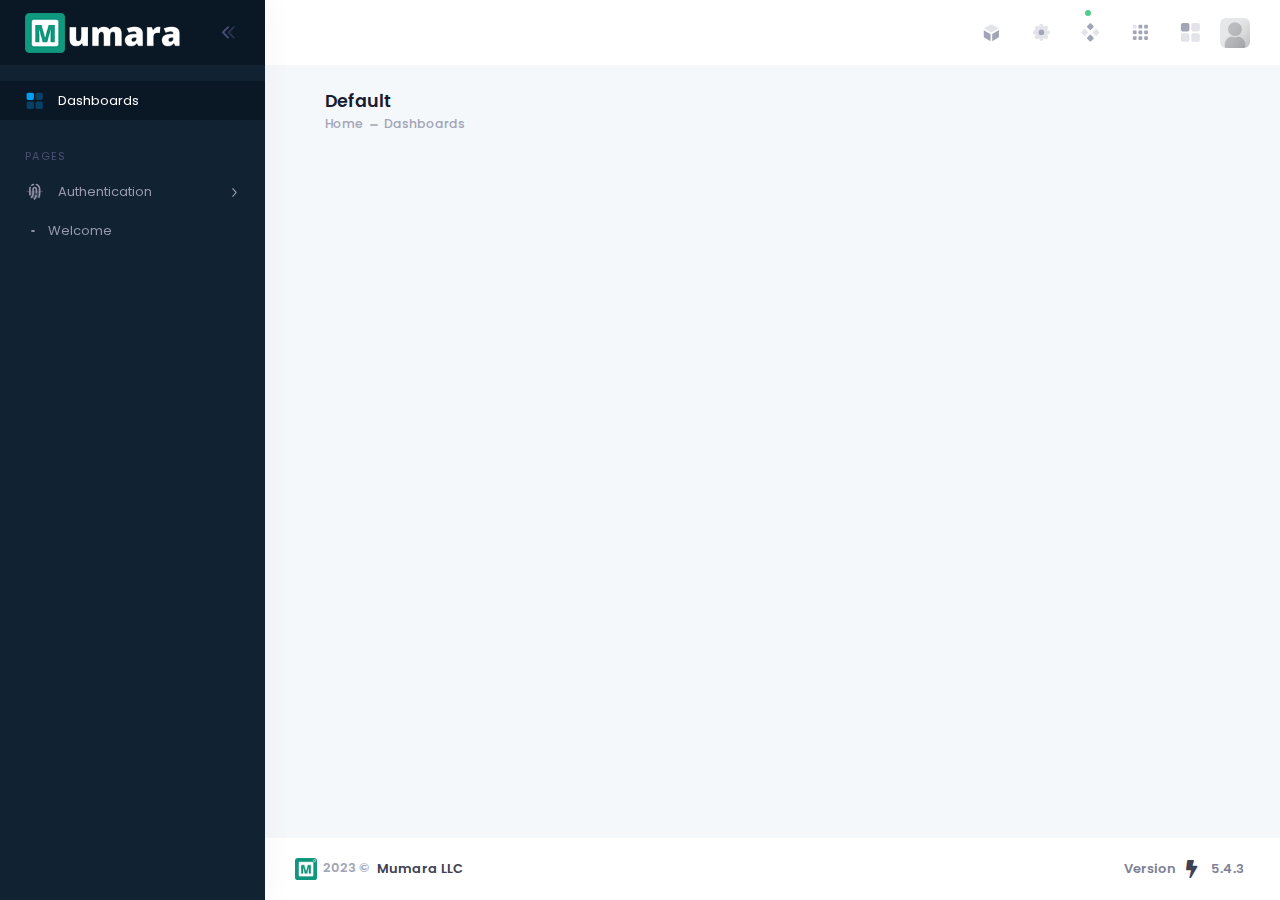
<file: index.html>
<!DOCTYPE html>
<html lang="en">
<head>
  <title></title>
  <meta charset="utf-8" />
  <meta name="viewport" content="width=device-width, initial-scale=1" />
  <link rel="shortcut icon" href="./images/favicon.ico" />
  <link rel="stylesheet" href="./font/font.css" />
  <link href="./css/style.css" rel="stylesheet" type="text/css" />
</head>

<body id="kt_body" class="header-fixed header-tablet-and-mobile-fixed toolbar-enabled toolbar-fixed aside-enabled aside-fixed" style="--kt-toolbar-height: 55px;--kt-toolbar-height-tablet-and-mobile: 55px;">
  <div class="loading" id="loading">
    <div class="loader"></div>
  </div>
  <div class="d-flex flex-column flex-root">
    <div class="page d-flex flex-row flex-column-fluid">
      <div id="kt_aside" class="aside aside-dark aside-hoverable" data-kt-drawer="true" data-kt-drawer-name="aside"
        data-kt-drawer-activate="{default: true, lg: false}" data-kt-drawer-overlay="true"
        data-kt-drawer-width="{default:'200px', '300px': '250px'}" data-kt-drawer-direction="start"
        data-kt-drawer-toggle="#kt_aside_mobile_toggle">
        <div class="aside-logo flex-column-auto" id="kt_aside_logo">
          <a href="index.html">
            <img alt="Logo" src="./images/logo.png" class="h-40px logo" />
          </a>
          <div id="kt_aside_toggle" class="btn btn-icon w-auto px-0 btn-active-color-primary aside-toggle"
            data-kt-toggle="true" data-kt-toggle-state="active" data-kt-toggle-target="body"
            data-kt-toggle-name="aside-minimize">
            <span class="svg-icon svg-icon-1 rotate-180">
              <svg xmlns="http://www.w3.org/2000/svg" width="24" height="24" viewBox="0 0 24 24" fill="none">
                <path opacity="0.5"
                  d="M14.2657 11.4343L18.45 7.25C18.8642 6.83579 18.8642 6.16421 18.45 5.75C18.0358 5.33579 17.3642 5.33579 16.95 5.75L11.4071 11.2929C11.0166 11.6834 11.0166 12.3166 11.4071 12.7071L16.95 18.25C17.3642 18.6642 18.0358 18.6642 18.45 18.25C18.8642 17.8358 18.8642 17.1642 18.45 16.75L14.2657 12.5657C13.9533 12.2533 13.9533 11.7467 14.2657 11.4343Z"
                  fill="currentColor" />
                <path
                  d="M8.2657 11.4343L12.45 7.25C12.8642 6.83579 12.8642 6.16421 12.45 5.75C12.0358 5.33579 11.3642 5.33579 10.95 5.75L5.40712 11.2929C5.01659 11.6834 5.01659 12.3166 5.40712 12.7071L10.95 18.25C11.3642 18.6642 12.0358 18.6642 12.45 18.25C12.8642 17.8358 12.8642 17.1642 12.45 16.75L8.2657 12.5657C7.95328 12.2533 7.95328 11.7467 8.2657 11.4343Z"
                  fill="currentColor" />
              </svg>
            </span>
          </div>
        </div>
        <div class="aside-menu flex-column-fluid">
          <div class="hover-scroll-overlay-y my-5 my-lg-5" id="kt_aside_menu_wrapper" data-kt-scroll="true"
            data-kt-scroll-activate="{default: false, lg: true}" data-kt-scroll-height="auto"
            data-kt-scroll-dependencies="#kt_aside_logo, #kt_aside_footer" data-kt-scroll-wrappers="#kt_aside_menu"
            data-kt-scroll-offset="0">
            <div
              class="menu menu-column menu-title-gray-800 menu-state-title-primary menu-state-icon-primary menu-state-bullet-primary menu-arrow-gray-500"
              id="#kt_aside_menu" data-kt-menu="true" data-kt-menu-expand="false">
              <div class="menu-item here show menu-accordion">
                <a class="menu-link" href="index.html">
                  <span class="menu-icon">
                    <span class="svg-icon svg-icon-2">
                      <svg xmlns="http://www.w3.org/2000/svg" width="24" height="24" viewBox="0 0 24 24" fill="none">
                        <rect x="2" y="2" width="9" height="9" rx="2" fill="currentColor" />
                        <rect opacity="0.3" x="13" y="2" width="9" height="9" rx="2" fill="currentColor" />
                        <rect opacity="0.3" x="13" y="13" width="9" height="9" rx="2" fill="currentColor" />
                        <rect opacity="0.3" x="2" y="13" width="9" height="9" rx="2" fill="currentColor" />
                      </svg>
                    </span>
                  </span>
                  <span class="menu-title">Dashboards</span>
                </a>
              </div>
              <div class="menu-item">
                <div class="menu-content pt-8 pb-2">
                  <span class="menu-section text-muted text-uppercase fs-8 ls-1">Pages</span>
                </div>
              </div>
              <div data-kt-menu-trigger="click" class="menu-item menu-accordion">
                <span class="menu-link">
                  <span class="menu-icon">
                    <span class="svg-icon svg-icon-2">
                      <svg xmlns="http://www.w3.org/2000/svg" width="24" height="24" viewBox="0 0 24 24" fill="none">
                        <path opacity="0.3"
                          d="M21 10.7192H3C2.4 10.7192 2 11.1192 2 11.7192C2 12.3192 2.4 12.7192 3 12.7192H6V14.7192C6 18.0192 8.7 20.7192 12 20.7192C15.3 20.7192 18 18.0192 18 14.7192V12.7192H21C21.6 12.7192 22 12.3192 22 11.7192C22 11.1192 21.6 10.7192 21 10.7192Z"
                          fill="currentColor" />
                        <path
                          d="M11.6 21.9192C11.4 21.9192 11.2 21.8192 11 21.7192C10.6 21.4192 10.5 20.7191 10.8 20.3191C11.7 19.1191 12.3 17.8191 12.7 16.3191C12.8 15.8191 13.4 15.4192 13.9 15.6192C14.4 15.7192 14.8 16.3191 14.6 16.8191C14.2 18.5191 13.4 20.1192 12.4 21.5192C12.2 21.7192 11.9 21.9192 11.6 21.9192ZM8.7 19.7192C10.2 18.1192 11 15.9192 11 13.7192V8.71917C11 8.11917 11.4 7.71917 12 7.71917C12.6 7.71917 13 8.11917 13 8.71917V13.0192C13 13.6192 13.4 14.0192 14 14.0192C14.6 14.0192 15 13.6192 15 13.0192V8.71917C15 7.01917 13.7 5.71917 12 5.71917C10.3 5.71917 9 7.01917 9 8.71917V13.7192C9 15.4192 8.4 17.1191 7.2 18.3191C6.8 18.7191 6.9 19.3192 7.3 19.7192C7.5 19.9192 7.7 20.0192 8 20.0192C8.3 20.0192 8.5 19.9192 8.7 19.7192ZM6 16.7192C6.5 16.7192 7 16.2192 7 15.7192V8.71917C7 8.11917 7.1 7.51918 7.3 6.91918C7.5 6.41918 7.2 5.8192 6.7 5.6192C6.2 5.4192 5.59999 5.71917 5.39999 6.21917C5.09999 7.01917 5 7.81917 5 8.71917V15.7192V15.8191C5 16.3191 5.5 16.7192 6 16.7192ZM9 4.71917C9.5 4.31917 10.1 4.11918 10.7 3.91918C11.2 3.81918 11.5 3.21917 11.4 2.71917C11.3 2.21917 10.7 1.91916 10.2 2.01916C9.4 2.21916 8.59999 2.6192 7.89999 3.1192C7.49999 3.4192 7.4 4.11916 7.7 4.51916C7.9 4.81916 8.2 4.91918 8.5 4.91918C8.6 4.91918 8.8 4.81917 9 4.71917ZM18.2 18.9192C18.7 17.2192 19 15.5192 19 13.7192V8.71917C19 5.71917 17.1 3.1192 14.3 2.1192C13.8 1.9192 13.2 2.21917 13 2.71917C12.8 3.21917 13.1 3.81916 13.6 4.01916C15.6 4.71916 17 6.61917 17 8.71917V13.7192C17 15.3192 16.8 16.8191 16.3 18.3191C16.1 18.8191 16.4 19.4192 16.9 19.6192C17 19.6192 17.1 19.6192 17.2 19.6192C17.7 19.6192 18 19.3192 18.2 18.9192Z"
                          fill="currentColor" />
                      </svg>
                    </span>
                  </span>
                  <span class="menu-title">Authentication</span>
                  <span class="menu-arrow"></span>
                </span>
                <div class="menu-sub menu-sub-accordion menu-active-bg">
                  <a class="menu-link" href="./error-404.html">
                    <span class="menu-bullet">
                      <span class="bullet bullet-dot"></span>
                    </span>
                    <span class="menu-title">Error 404</span>
                  </a>
                </div>
                <div class="menu-sub menu-sub-accordion menu-active-bg">
                  <a class="menu-link" href="./error-500.html">
                    <span class="menu-bullet">
                      <span class="bullet bullet-dot"></span>
                    </span>
                    <span class="menu-title">Error 500</span>
                  </a>
                </div>
                <div class="menu-sub menu-sub-accordion menu-active-bg">
                  <div data-kt-menu-trigger="click" class="menu-item menu-accordion">
                    <span class="menu-link">
                      <span class="menu-bullet">
                        <span class="bullet bullet-dot"></span>
                      </span>
                      <span class="menu-title">Mumara Auth</span>
                      <span class="menu-arrow"></span>
                    </span>
                    <div class="menu-sub menu-sub-accordion menu-active-bg">
                      <div class="menu-item">
                        <a class="menu-link" href="./sign-in.html">
                          <span class="menu-bullet">
                            <span class="bullet bullet-dot"></span>
                          </span>
                          <span class="menu-title">Sign-in</span>
                        </a>
                      </div>
                      <div class="menu-item">
                        <a class="menu-link" href="./sign-up.html">
                          <span class="menu-bullet">
                            <span class="bullet bullet-dot"></span>
                          </span>
                          <span class="menu-title">Sign-up</span>
                        </a>
                      </div>
                      <div class="menu-item">
                        <a class="menu-link" href="./two-steps.html">
                          <span class="menu-bullet">
                            <span class="bullet bullet-dot"></span>
                          </span>
                          <span class="menu-title">Two-steps</span>
                        </a>
                      </div>
                      <div class="menu-item">
                        <a class="menu-link" href="./reset-password.html">
                          <span class="menu-bullet">
                            <span class="bullet bullet-dot"></span>
                          </span>
                          <span class="menu-title">Password Reset</span>
                        </a>
                      </div>
                      <div class="menu-item">
                        <a class="menu-link" href="./new-password.html">
                          <span class="menu-bullet">
                            <span class="bullet bullet-dot"></span>
                          </span>
                          <span class="menu-title">New Password</span>
                        </a>
                      </div>
                    </div>
                  </div>
                </div>
              </div>
              <div class="menu-item menu-accordion">
                <a class="menu-link" href="./welcome.html">
                  <span class="menu-bullet">
                    <span class="bullet bullet-dot"></span>
                  </span>
                  <span class="menu-title">Welcome</span>
                </a>
              </div>
            </div>
          </div>
        </div>
      </div>
      <div class="wrapper d-flex flex-column flex-row-fluid" id="kt_wrapper">
        <div id="kt_header" class="header align-items-stretch">
          <div class="container-fluid d-flex align-items-stretch justify-content-between">
            <div class="d-flex align-items-center d-lg-none ms-n2 me-2" title="Show aside menu">
              <div class="btn btn-icon btn-active-light-primary w-30px h-30px w-md-40px h-md-40px"
                id="kt_aside_mobile_toggle">
                <span class="svg-icon svg-icon-1">
                  <svg xmlns="http://www.w3.org/2000/svg" width="24" height="24" viewBox="0 0 24 24" fill="none">
                    <path d="M21 7H3C2.4 7 2 6.6 2 6V4C2 3.4 2.4 3 3 3H21C21.6 3 22 3.4 22 4V6C22 6.6 21.6 7 21 7Z"
                      fill="black"></path>
                    <path opacity="0.3"
                      d="M21 14H3C2.4 14 2 13.6 2 13V11C2 10.4 2.4 10 3 10H21C21.6 10 22 10.4 22 11V13C22 13.6 21.6 14 21 14ZM22 20V18C22 17.4 21.6 17 21 17H3C2.4 17 2 17.4 2 18V20C2 20.6 2.4 21 3 21H21C21.6 21 22 20.6 22 20Z"
                      fill="black"></path>
                  </svg>
                </span>
              </div>
            </div>
            <div class="d-flex align-items-center flex-grow-1 flex-lg-grow-0">
              <a href="./index.html" class="d-lg-none">
                <img alt="Logo" src="./images/logo_dark.png" class="h-30px" />
              </a>
            </div>
            <div class="d-flex align-items-stretch justify-content-between flex-lg-grow-1">
              <div class="d-flex align-items-stretch" id="kt_header_nav">
                <div class="header-menu align-items-stretch" data-kt-drawer="true" data-kt-drawer-name="header-menu"
                  data-kt-drawer-activate="{default: true, lg: false}" data-kt-drawer-overlay="true"
                  data-kt-drawer-width="{default:'200px', '300px': '250px'}" data-kt-drawer-direction="end"
                  data-kt-drawer-toggle="#kt_header_menu_mobile_toggle" data-kt-swapper="true"
                  data-kt-swapper-mode="prepend" data-kt-swapper-parent="{default: '#kt_body', lg: '#kt_header_nav'}">
                </div>
              </div>
              <div class="d-flex align-items-stretch flex-shrink-0">
                <div class="d-flex align-items-center ms-1 ms-lg-3">
                  <div
                    class="btn btn-icon btn-icon-muted btn-active-light btn-active-color-primary w-30px h-30px w-md-40px h-md-40px position-relative"
                    data-kt-menu-trigger="click" data-kt-menu-attach="parent" data-kt-menu-placement="bottom-end">
                    <span class="svg-icon svg-icon-1">
                      <svg xmlns="http://www.w3.org/2000/svg" width="24px" height="24px" viewBox="0 0 24 24"
                        version="1.1" class="kt-svg-icon">
                        <g stroke="none" stroke-width="1" fill="none" fill-rule="evenodd">
                          <rect id="bound" x="0" y="0" width="24" height="24"></rect>
                          <path
                            d="M4,9.67471899 L10.880262,13.6470401 C10.9543486,13.689814 11.0320333,13.7207107 11.1111111,13.740321 L11.1111111,21.4444444 L4.49070127,17.526473 C4.18655139,17.3464765 4,17.0193034 4,16.6658832 L4,9.67471899 Z M20,9.56911707 L20,16.6658832 C20,17.0193034 19.8134486,17.3464765 19.5092987,17.526473 L12.8888889,21.4444444 L12.8888889,13.6728275 C12.9050191,13.6647696 12.9210067,13.6561758 12.9368301,13.6470401 L20,9.56911707 Z"
                            id="Combined-Shape" fill="#000000"></path>
                          <path
                            d="M4.21611835,7.74669402 C4.30015839,7.64056877 4.40623188,7.55087574 4.5299008,7.48500698 L11.5299008,3.75665466 C11.8237589,3.60013944 12.1762411,3.60013944 12.4700992,3.75665466 L19.4700992,7.48500698 C19.5654307,7.53578262 19.6503066,7.60071528 19.7226939,7.67641889 L12.0479413,12.1074394 C11.9974761,12.1365754 11.9509488,12.1699127 11.9085461,12.2067543 C11.8661433,12.1699127 11.819616,12.1365754 11.7691509,12.1074394 L4.21611835,7.74669402 Z"
                            id="Path" fill="#000000" opacity="0.3"></path>
                        </g>
                      </svg>
                    </span>
                  </div>
                  
  <div  class="menu menu-sub menu-sub-dropdown menu-column w-250px w-lg-400px quick-links" data-kt-menu="true" data-popper-placement="bottom-end">
    <div class="d-flex flex-column flex-left bgi-no-repeat rounded-top px-9 py-10" style="background-image:url('./images/pattern-1.jpg')">
      <h3 class="text-white fw-bold"> Get Started </h3>
      <div class="d-flex align-items-center flex-column mt-3 w-100">
              <div class="d-flex justify-content-between fw-bold fs-6 text-white opacity-75 w-100 mt-auto mb-2">
                  <span>25%</span>
          <div class="h-8px mx-3 w-100 bg-white bg-opacity-50 rounded mt-2">
            <div class="bg-white rounded h-8px" role="progressbar" style="width: 25%;" aria-valuenow="50" aria-valuemin="0" aria-valuemax="100"></div>
          </div>
              </div> 
          </div>
    </div>
    <div class="tab-content tab-is">
      <div class="kt-notification kt-margin-t-10 kt-margin-b-10 scroll scroll-y mh-350px m-0 p-3 initial-guide">
        <div class="col-md-12 setep_options">
          <div class="setepOptions option1 done">
          <div
            class="d-flex align-items-center justify-content-between collapsible toggle mb-0 text-link collapsed"
            data-bs-toggle="collapse"
            data-bs-target="#setup_1"
            aria-expanded="false"
          >
            <h3>
              <i class="fa fa-check"></i>
              <span class="option-title">Geoip Dependencies</span>
            </h3>
          </div>
          <div id="setup_1" class="fs-6 ms-1 collapse paraSetup">
            <div class="text-gray-600 fw-semibold fs-6 p-5">
            Download geo IP location for fast development
            <button
              type="button"
              class="btn btn-primary btn-sm mt-4 d-flex"
              id="download_dependencies"
            >
              Geoip Dependencies
            </button>
            <div
              class="alert alert-dismissible bg-light-danger d-flex flex-column flex-sm-row w-100 p-5 mt-3"
              id="geoipDownloadFailed"
            >
              <span
              class="svg-icon svg-icon-danger me-4 alert-icon"
              ></span>
              <div
              class="d-flex align-items-center pe-0 fw-normal text-dark fs-7"
              >
              <span>License Verification Failed</span>
              </div>
            </div>
            </div>
          </div>
          </div>
          <div class="setepOptions option2 done">
          <div
            class="d-flex align-items-center justify-content-between collapsible toggle mb-0 text-link collapsed"
            data-bs-toggle="collapse"
            data-bs-target="#setup_2"
            aria-expanded="false"
          >
            <h3>
              <i class="fa fa-check"></i>
              <span class="option-title">Sending Domain</span>
            </h3>
          </div>
          <div id="setup_2" class="fs-6 ms-1 collapse paraSetup">
            <div class="text-gray-600 fw-semibold fs-6 p-5">
            Sending domain appears as the sender’s domain when
            your recipients receive emails. E.g if a person
            receives an email from joseph@letscommunicate.com,
            the sending domain is letscommunicate.com.
            <button
              type="button"
              class="btn btn-primary btn-sm mt-4 d-flex"
              id="opts1"
              onclick='window.location.href="/domain/add"'
            >
              Add Sending Domain
            </button>
            </div>
          </div>
          </div>
          <div class="setepOptions option3">
          <div
            class="d-flex align-items-center justify-content-between collapsible toggle mb-0 text-link collapsed"
            data-bs-toggle="collapse"
            data-bs-target="#setup_3"
            aria-expanded="false"
          >
            <h3>
              <i class="fa fa-check"></i>
              <span class="option-title">Bounce Address</span>
            </h3>
          </div>
          <div id="setup_3" class="fs-6 ms-1 collapse">
            <div class="text-gray-600 fw-semibold fs-6 p-5">
            Bounce address is the mailbox where Mumara Site
            sends delivery reports of the failed attempts.
            <button
              type="button"
              class="btn btn-primary btn-sm mt-4 d-flex"
              id="opts2"
              onclick='window.location.href="/bounce/mailbox/add"'
            >
              Add a Bounce Address
            </button>
            </div>
          </div>
          </div>
          <div class="setepOptions option4">
          <div
            class="d-flex align-items-center justify-content-between collapsible toggle mb-0 text-link collapsed"
            data-bs-toggle="collapse"
            data-bs-target="#setup_4"
            aria-expanded="false"
          >
            <h3>
              <i class="fa fa-check"></i>
              <span class="option-title">Sending Node</span>
            </h3>
          </div>
          <div id="setup_4" class="fs-6 ms-1 collapse">
            <div class="text-gray-600 fw-semibold fs-6 p-5">
            Sending Node is your email courier and technically
            called an MTA. You can connect an SMTP or an ESP
            account from the supported providers.
            <button
              type="button"
              class="btn btn-primary btn-sm mt-4 d-flex"
              id="opts3"
              onclick='window.location.href="/node/list/view"'
            >
              Connect Sending Node
            </button>
            </div>
          </div>
          </div>
          <div class="setepOptions option5">
          <div
            class="d-flex align-items-center justify-content-between collapsible toggle mb-0 text-link collapsed"
            data-bs-toggle="collapse"
            data-bs-target="#setup_5"
            aria-expanded="false"
          >
            <h3>
              <i class="fa fa-check"></i>
              <span class="option-title">Contact List</span>
            </h3>
          </div>
          <div id="setup_5" class="fs-6 ms-1 collapse">
            <div class="text-gray-600 fw-semibold fs-6 p-5">
            Create a contact list that can store your
            contacts/subscribers information.
            <button
              type="button"
              class="btn btn-primary btn-sm mt-4 d-flex"
              id="opts4"
              onclick='window.location.href="/list/add"'
            >
              Add Contact List
            </button>
            </div>
          </div>
          </div>
          <div class="setepOptions option6">
          <div
            class="d-flex align-items-center justify-content-between collapsible toggle mb-0 text-link collapsed"
            data-bs-toggle="collapse"
            data-bs-target="#setup_6"
            aria-expanded="false"
          >
            <h3>
              <i class="fa fa-check"></i>
              <span class="option-title">Import Contacts</span>
            </h3>
          </div>
          <div id="setup_6" class="fs-6 ms-1 collapse">
            <div class="text-gray-600 fw-semibold fs-6 p-5">
            <span class="d-flex"
              >Add/Import your contacts whom you want to send
              your first broadcast.</span
            >
            <button
              type="button"
              class="btn btn-primary btn-sm mt-4"
              id="opts5"
              onclick='window.location.href="/contact/add"'
            >
              Add a Contact
            </button>
            <button
              type="button"
              class="btn btn-primary btn-sm mt-4"
              id="opts55"
              onclick='window.location.href="/contacts/import"'
            >
              Import Contacts
            </button>
            </div>
          </div>
          </div>
          <div class="setepOptions option7">
          <div
            class="d-flex align-items-center justify-content-between collapsible toggle mb-0 text-link collapsed"
            data-bs-toggle="collapse"
            data-bs-target="#setup_7"
            aria-expanded="false"
          >
            <h3>
              <i class="fa fa-check"></i>
              <span class="option-title">Create First Broadcast</span>
            </h3>
          </div>
          <div id="setup_7" class="fs-6 ms-1 collapse">
            <div class="text-gray-600 fw-semibold fs-6 p-5">
            Add/Import your contacts whom you want to send
            your first broadcast.
            <button
              type="button"
              class="btn btn-primary btn-sm mt-4 d-flex"
              id="opts6"
              onclick='window.location.href="/broadcast/add"'
            >
              Add New Broadcast
            </button>
            </div>
          </div>
          </div>
          <div class="setepOptions option8">
          <div
            class="d-flex align-items-center justify-content-between collapsible toggle mb-0 text-link collapsed"
            data-bs-toggle="collapse"
            data-bs-target="#setup_8"
            aria-expanded="false"
          >
            <h3>
              <i class="fa fa-check"></i>
              <span class="option-title">Schedule First Broadcast</span>
            </h3>
          </div>
          <div id="setup_8" class="fs-6 ms-1 collapse">
            <div class="text-gray-600 fw-semibold fs-6 p-5">
            You’re doing excellent job so far. It’s the time
            now to schedule a broadcast and see how does it
            perform.
            <button
              type="button"
              class="btn btn-primary btn-sm mt-4 d-flex"
              id="opts7"
              onclick='window.location.href="/schedule/new"'
            >
              Schedule Broadcast
            </button>
            </div>
          </div>
          </div>
        </div>
      </div>
      </div>
    </div>
                </div>
                <div class="d-flex align-items-center ms-1 ms-lg-3">
                  <div
                    class="btn btn-icon btn-icon-muted btn-active-light btn-active-color-primary w-30px h-30px w-md-40px h-md-40px position-relative"
                    data-kt-menu-trigger="click" data-kt-menu-attach="parent" data-kt-menu-placement="bottom-end">
                    <span class="svg-icon svg-icon-1 fa-spin">
                      <svg xmlns="http://www.w3.org/2000/svg" width="24px" height="24px" viewBox="0 0 24 24"
                        version="1.1" class="kt-svg-icon">
                        <g stroke="none" stroke-width="1" fill="none" fill-rule="evenodd">
                          <rect id="bound" x="0" y="0" width="24" height="24" />
                          <path
                            d="M18.6225,9.75 L18.75,9.75 C19.9926407,9.75 21,10.7573593 21,12 C21,13.2426407 19.9926407,14.25 18.75,14.25 L18.6854912,14.249994 C18.4911876,14.250769 18.3158978,14.366855 18.2393549,14.5454486 C18.1556809,14.7351461 18.1942911,14.948087 18.3278301,15.0846699 L18.372535,15.129375 C18.7950334,15.5514036 19.03243,16.1240792 19.03243,16.72125 C19.03243,17.3184208 18.7950334,17.8910964 18.373125,18.312535 C17.9510964,18.7350334 17.3784208,18.97243 16.78125,18.97243 C16.1840792,18.97243 15.6114036,18.7350334 15.1896699,18.3128301 L15.1505513,18.2736469 C15.008087,18.1342911 14.7951461,18.0956809 14.6054486,18.1793549 C14.426855,18.2558978 14.310769,18.4311876 14.31,18.6225 L14.31,18.75 C14.31,19.9926407 13.3026407,21 12.06,21 C10.8173593,21 9.81,19.9926407 9.81,18.75 C9.80552409,18.4999185 9.67898539,18.3229986 9.44717599,18.2361469 C9.26485393,18.1556809 9.05191298,18.1942911 8.91533009,18.3278301 L8.870625,18.372535 C8.44859642,18.7950334 7.87592081,19.03243 7.27875,19.03243 C6.68157919,19.03243 6.10890358,18.7950334 5.68746499,18.373125 C5.26496665,17.9510964 5.02757002,17.3784208 5.02757002,16.78125 C5.02757002,16.1840792 5.26496665,15.6114036 5.68716991,15.1896699 L5.72635306,15.1505513 C5.86570889,15.008087 5.90431906,14.7951461 5.82064513,14.6054486 C5.74410223,14.426855 5.56881236,14.310769 5.3775,14.31 L5.25,14.31 C4.00735931,14.31 3,13.3026407 3,12.06 C3,10.8173593 4.00735931,9.81 5.25,9.81 C5.50008154,9.80552409 5.67700139,9.67898539 5.76385306,9.44717599 C5.84431906,9.26485393 5.80570889,9.05191298 5.67216991,8.91533009 L5.62746499,8.870625 C5.20496665,8.44859642 4.96757002,7.87592081 4.96757002,7.27875 C4.96757002,6.68157919 5.20496665,6.10890358 5.626875,5.68746499 C6.04890358,5.26496665 6.62157919,5.02757002 7.21875,5.02757002 C7.81592081,5.02757002 8.38859642,5.26496665 8.81033009,5.68716991 L8.84944872,5.72635306 C8.99191298,5.86570889 9.20485393,5.90431906 9.38717599,5.82385306 L9.49484664,5.80114977 C9.65041313,5.71688974 9.7492905,5.55401473 9.75,5.3775 L9.75,5.25 C9.75,4.00735931 10.7573593,3 12,3 C13.2426407,3 14.25,4.00735931 14.25,5.25 L14.249994,5.31450877 C14.250769,5.50881236 14.366855,5.68410223 14.552824,5.76385306 C14.7351461,5.84431906 14.948087,5.80570889 15.0846699,5.67216991 L15.129375,5.62746499 C15.5514036,5.20496665 16.1240792,4.96757002 16.72125,4.96757002 C17.3184208,4.96757002 17.8910964,5.20496665 18.312535,5.626875 C18.7350334,6.04890358 18.97243,6.62157919 18.97243,7.21875 C18.97243,7.81592081 18.7350334,8.38859642 18.3128301,8.81033009 L18.2736469,8.84944872 C18.1342911,8.99191298 18.0956809,9.20485393 18.1761469,9.38717599 L18.1988502,9.49484664 C18.2831103,9.65041313 18.4459853,9.7492905 18.6225,9.75 Z"
                            id="Combined-Shape" fill="#000000" fill-rule="nonzero" opacity="0.3" />
                          <path
                            d="M12,15 C13.6568542,15 15,13.6568542 15,12 C15,10.3431458 13.6568542,9 12,9 C10.3431458,9 9,10.3431458 9,12 C9,13.6568542 10.3431458,15 12,15 Z"
                            id="Path" fill="#000000" />
                        </g>
                      </svg>
                    </span>
                  </div>
                  <div class="menu menu-sub menu-sub-dropdown menu-column w-350px w-lg-375px" data-kt-menu="true">
                    <div class="d-flex flex-column bgi-no-repeat rounded-top"
                      style="background-image: url('./images/pattern-1.jpg')">
                      <h3 class="text-white fw-bold px-9 mt-10 mb-6">
                        Processes
                        <span class="fs-8 opacity-75 ms-3 badge badge-light-info">10</span>
                      </h3>
                      <ul class="nav nav-line-tabs nav-line-tabs-2x nav-stretch fw-bold px-9">
                        <li class="nav-item">
                          <a class="nav-link text-white opacity-75 opacity-state-100 pb-4 active" data-bs-toggle="tab"
                            href="#issues">Isuues</a>
                        </li>
                        <li class="nav-item">
                          <a class="nav-link text-white opacity-75 opacity-state-100 pb-4" data-bs-toggle="tab"
                            href="#proccesses">Running Processing
                          </a>
                        </li>
                      </ul>
                    </div>
                    <div class="tab-content">
                      <div class="tab-pane fade show active" id="issues" role="tabpanel">
                        <div class="scroll-y mh-325px my-5 px-3">
                          <div class="d-flex flex-stack py-4 px-5">
                            <div class="d-flex align-items-start">
                              <div class="symbol symbol-35px me-4">
                                <span class="symbol-label bg-light-warning">
                                  <span class="svg-icon svg-icon-2 svg-icon-primary">
                                    <i class="fa fa-times text-warning fa-lg"></i>
                                  </span>
                                </span>
                              </div>
                              <div class="d-flex flex-column">
                                <span class="fs-7 mb-1 text-gray-800 fw-semibold">
                                  Expected response code 354 but got code "503",
                                  with message "503 RCPT command expected"
                                </span>
                                <span class="fs-8 text-muted fw-semibold mb-1">Last Checked Jan 28, 2023 04:52:59 AM
                                </span>
                                <button type="button" class="btn btn-success btn-xs resolve-btn">
                                  Mark Resolved
                                </button>
                              </div>
                            </div>
                          </div>
                          <div class="d-flex flex-stack py-4 px-5">
                            <div class="d-flex align-items-start">
                              <div class="symbol symbol-35px me-4">
                                <span class="symbol-label bg-light-warning">
                                  <span class="svg-icon svg-icon-2 svg-icon-primary">
                                    <i class="fa fa-times text-warning fa-lg"></i>
                                  </span>
                                </span>
                              </div>
                              <div class="d-flex flex-column">
                                <span class="fs-7 mb-1 text-gray-800 fw-semibold">
                                  Expected response code 354 but got code "503",
                                  with message "503 RCPT command expected"
                                </span>
                                <span class="fs-8 text-muted fw-semibold mb-1">Last Checked Jan 26, 2023 11:45:55 PM
                                </span>
                                <button type="button" class="btn btn-success btn-xs resolve-btn">
                                  Mark Resolved
                                </button>
                              </div>
                            </div>
                          </div>
                        </div>
                        <div class="py-3 text-center border-top">
                          <a href="#" class="btn btn-color-gray-600 btn-active-color-primary">
                            View All Issues
                            <span class="svg-icon svg-icon-5">
                              <i class="fa fa-arrow-right fs-8"></i>
                            </span>
                          </a>
                        </div>
                      </div>
                      <div class="tab-pane fade" id="proccesses" role="tabpanel">
                        <div class="scroll-y mh-325px my-5 px-8">
                          <div class="d-flex flex-stack py-4">
                            <div class="d-flex align-items-center">
                              <div class="symbol symbol-35px me-4">
                                <span class="symbol-label bg-light-primary">
                                  <span class="svg-icon svg-icon-2 svg-icon-primary">
                                    <i class="fa fa-spinner fa-spin me-0 text-primary fa-lg"></i>
                                  </span>
                                </span>
                              </div>
                              <div class="mb-0 me-2">
                                <div class="fs-6 text-gray-800 text-hover-primary fw-bold">
                                  Database update in progress
                                </div>
                                <div class="text-gray-400 fs-7">
                                  <span class="fw-semibold text-gray-500">
                                    Just now
                                  </span>
                                </div>
                              </div>
                            </div>
                          </div>
                          <div class="d-flex flex-stack py-4">
                            <div class="d-flex align-items-center">
                              <div class="symbol symbol-35px me-4">
                                <span class="symbol-label bg-light-primary">
                                  <span class="svg-icon svg-icon-2 svg-icon-primary">
                                    <i class="fa fa-spinner fa-spin me-0 text-primary fa-lg"></i>
                                  </span>
                                </span>
                              </div>
                              <div class="mb-0 me-2">
                                <div class="fs-6 text-gray-800 text-hover-primary fw-bold">
                                  Running Campaign
                                  <span class="text-gray-400 fs-8">(Test SAM )</span>
                                </div>
                                <div class="text-gray-400 fs-7">
                                  <span class="fw-semibold text-gray-500">
                                    5 minutes ago
                                  </span>
                                </div>
                              </div>
                            </div>
                          </div>
                          <div class="d-flex flex-stack py-4">
                            <div class="d-flex align-items-center">
                              <div class="symbol symbol-35px me-4">
                                <span class="symbol-label bg-light-primary">
                                  <span class="svg-icon svg-icon-2 svg-icon-primary">
                                    <i class="fa fa-spinner fa-spin me-0 text-primary fa-lg"></i>
                                  </span>
                                </span>
                              </div>
                              <div class="mb-0 me-2">
                                <div class="fs-6 text-gray-800 text-hover-primary fw-bold">
                                  Running Campaign
                                  <span class="text-gray-400 fs-8">( New Sucscribers )</span>
                                </div>
                                <div class="text-gray-400 fs-7">
                                  <span class="fw-semibold text-gray-500">
                                    3 hours ago
                                  </span>
                                </div>
                              </div>
                            </div>
                          </div>
                          <div class="d-flex flex-stack py-4">
                            <div class="d-flex align-items-center">
                              <div class="symbol symbol-35px me-4">
                                <span class="symbol-label bg-light-primary">
                                  <span class="svg-icon svg-icon-2 svg-icon-primary">
                                    <i class="fa fa-spinner fa-spin me-0 text-primary fa-lg"></i>
                                  </span>
                                </span>
                              </div>
                              <div class="mb-0 me-2">
                                <div class="fs-6 text-gray-800 text-hover-primary fw-bold">
                                  Database update in progress
                                </div>
                                <div class="text-gray-400 fs-7">
                                  <span class="fw-semibold text-gray-500">
                                    15 hours ago
                                  </span>
                                </div>
                              </div>
                            </div>
                          </div>
                          <div class="d-flex flex-stack py-4">
                            <div class="d-flex align-items-center">
                              <div class="symbol symbol-35px me-4">
                                <span class="symbol-label bg-light-primary">
                                  <span class="svg-icon svg-icon-2 svg-icon-primary">
                                    <i class="fa fa-spinner fa-spin me-0 text-primary fa-lg"></i>
                                  </span>
                                </span>
                              </div>
                              <div class="mb-0 me-2">
                                <div class="fs-6 text-gray-800 text-hover-primary fw-bold">
                                  Running Campaign
                                  <span class="text-gray-400 fs-8">( Old Sucscribers )</span>
                                </div>
                                <div class="text-gray-400 fs-7">
                                  <span class="fw-semibold text-gray-500">
                                    10 days ago
                                  </span>
                                </div>
                              </div>
                            </div>
                          </div>
                          <div class="d-flex flex-stack py-4">
                            <div class="d-flex align-items-center">
                              <div class="symbol symbol-35px me-4">
                                <span class="symbol-label bg-light-primary">
                                  <span class="svg-icon svg-icon-2 svg-icon-primary">
                                    <i class="fa fa-spinner fa-spin me-0 text-primary fa-lg"></i>
                                  </span>
                                </span>
                              </div>
                              <div class="mb-0 me-2">
                                <div class="fs-6 text-gray-800 text-hover-primary fw-bold">
                                  Running Campaign
                                  <span class="text-gray-400 fs-8">( Holiday )</span>
                                </div>
                                <div class="text-gray-400 fs-7">
                                  <span class="fw-semibold text-gray-500">
                                    3 months ago
                                  </span>
                                </div>
                              </div>
                            </div>
                          </div>
                        </div>
                        <div class="py-3 text-center border-top">
                          <a href="#" class="btn btn-color-gray-600 btn-active-color-primary">
                            View All Process
                            <span class="svg-icon svg-icon-5">
                              <i class="fa fa-arrow-right fs-8"></i>
                            </span>
                          </a>
                        </div>
                      </div>
                    </div>
                  </div>
                </div>
                <div class="d-flex align-items-center ms-1 ms-lg-3">
                  <div
                    class="btn btn-icon btn-icon-muted btn-active-light btn-active-color-primary w-30px h-30px w-md-40px h-md-40px position-relative"
                    data-kt-menu-trigger="click" data-kt-menu-attach="parent" data-kt-menu-placement="bottom-end">
                    <span class="svg-icon svg-icon-1">
                      <svg xmlns="http://www.w3.org/2000/svg" width="24" height="24" viewBox="0 0 24 24" fill="none">
                        <path
                          d="M11.2929 2.70711C11.6834 2.31658 12.3166 2.31658 12.7071 2.70711L15.2929 5.29289C15.6834 5.68342 15.6834 6.31658 15.2929 6.70711L12.7071 9.29289C12.3166 9.68342 11.6834 9.68342 11.2929 9.29289L8.70711 6.70711C8.31658 6.31658 8.31658 5.68342 8.70711 5.29289L11.2929 2.70711Z"
                          fill="black"></path>
                        <path
                          d="M11.2929 14.7071C11.6834 14.3166 12.3166 14.3166 12.7071 14.7071L15.2929 17.2929C15.6834 17.6834 15.6834 18.3166 15.2929 18.7071L12.7071 21.2929C12.3166 21.6834 11.6834 21.6834 11.2929 21.2929L8.70711 18.7071C8.31658 18.3166 8.31658 17.6834 8.70711 17.2929L11.2929 14.7071Z"
                          fill="black"></path>
                        <path opacity="0.3"
                          d="M5.29289 8.70711C5.68342 8.31658 6.31658 8.31658 6.70711 8.70711L9.29289 11.2929C9.68342 11.6834 9.68342 12.3166 9.29289 12.7071L6.70711 15.2929C6.31658 15.6834 5.68342 15.6834 5.29289 15.2929L2.70711 12.7071C2.31658 12.3166 2.31658 11.6834 2.70711 11.2929L5.29289 8.70711Z"
                          fill="black"></path>
                        <path opacity="0.3"
                          d="M17.2929 8.70711C17.6834 8.31658 18.3166 8.31658 18.7071 8.70711L21.2929 11.2929C21.6834 11.6834 21.6834 12.3166 21.2929 12.7071L18.7071 15.2929C18.3166 15.6834 17.6834 15.6834 17.2929 15.2929L14.7071 12.7071C14.3166 12.3166 14.3166 11.6834 14.7071 11.2929L17.2929 8.70711Z"
                          fill="black"></path>
                      </svg>
                    </span>
                    <span
                      class="bullet bullet-dot bg-success h-6px w-6px position-absolute translate-middle top-0 start-50 animation-blink"></span>
                  </div>
                  <div class="menu menu-sub menu-sub-dropdown menu-column w-350px w-lg-375px" data-kt-menu="true">
                    <div class="d-flex flex-column bgi-no-repeat rounded-top"
                      style="background-image: url('./images/pattern-1.jpg')">
                      <h3 class="text-white fw-bold px-9 mt-10 mb-6">
                        Alerts
                        <span class="fs-8 opacity-75 ms-3 badge badge-light-info">24</span>
                      </h3>
                      <ul class="nav nav-line-tabs nav-line-tabs-2x nav-stretch fw-bold px-9">
                        <li class="nav-item">
                          <a class="nav-link text-white opacity-75 opacity-state-100 pb-4" data-bs-toggle="tab"
                            href="#kt_topbar_notifications_1">Notifications</a>
                        </li>
                        <li class="nav-item">
                          <a class="nav-link text-white opacity-75 opacity-state-100 pb-4 active" data-bs-toggle="tab"
                            href="#kt_topbar_notifications_2">Updates</a>
                        </li>
                        <li class="nav-item">
                          <a class="nav-link text-white opacity-75 opacity-state-100 pb-4" data-bs-toggle="tab"
                            href="#kt_topbar_notifications_3">Downloads</a>
                        </li>
                      </ul>
                    </div>
                    <div class="tab-content">
                      <div class="tab-pane fade" id="kt_topbar_notifications_1" role="tabpanel">
                        <div class="scroll-y mh-325px my-5 px-8">
                          <div class="d-flex flex-stack py-4">
                            <div class="d-flex align-items-center">
                              <div class="symbol symbol-35px me-4">
                                <span class="symbol-label bg-light-primary">
                                  <span class="svg-icon svg-icon-2 svg-icon-primary">
                                    <i class="fa fa-bell me-0 text-primary fa-lg"></i>
                                  </span>
                                </span>
                              </div>
                              <div class="mb-0 me-2">
                                <a href="javascript:;" class="fs-6 text-gray-800 text-hover-primary fw-bold">View
                                  contact list</a>
                                <div class="text-gray-400 fs-7">
                                  A contact list
                                  <span class="fw-semibold text-gray-500">Employees List</span>
                                  has been imported into
                                  <span class="fw-semibold text-gray-500">Staff List</span>
                                </div>
                              </div>
                            </div>
                            <span class="badge badge-light fs-8">just now</span>
                          </div>
                          <div class="d-flex flex-stack py-4">
                            <div class="d-flex align-items-center">
                              <div class="symbol symbol-35px me-4">
                                <span class="symbol-label bg-light-primary">
                                  <span class="svg-icon svg-icon-2 svg-icon-primary">
                                    <i class="fa fa-bell me-0 text-primary fa-lg"></i>
                                  </span>
                                </span>
                              </div>
                              <div class="mb-0 me-2">
                                <a href="#" class="fs-6 text-gray-800 text-hover-primary fw-bold">HR Confidential</a>
                                <div class="text-gray-400 fs-7">
                                  A contact list
                                  <span class="fw-semibold text-gray-500">Employees List</span>
                                  has been imported into
                                  <span class="fw-semibold text-gray-500">Staff List</span>
                                </div>
                              </div>
                            </div>
                            <span class="badge badge-light fs-8">2 hours</span>
                          </div>
                          <div class="d-flex flex-stack py-4">
                            <div class="d-flex align-items-center">
                              <div class="symbol symbol-35px me-4">
                                <span class="symbol-label bg-light-primary">
                                  <span class="svg-icon svg-icon-2 svg-icon-primary">
                                    <i class="fa fa-bell me-0 text-primary fa-lg"></i>
                                  </span>
                                </span>
                              </div>
                              <div class="mb-0 me-2">
                                <a href="#" class="fs-6 text-gray-800 text-hover-primary fw-bold">Company HR</a>
                                <div class="text-gray-400 fs-7">
                                  A contact list
                                  <span class="fw-semibold text-gray-500">Employees List</span>
                                  has been imported into
                                  <span class="fw-semibold text-gray-500">Staff List</span>
                                </div>
                              </div>
                            </div>
                            <span class="badge badge-light fs-8">15 hours</span>
                          </div>
                          <div class="d-flex flex-stack py-4">
                            <div class="d-flex align-items-center">
                              <div class="symbol symbol-35px me-4">
                                <span class="symbol-label bg-light-primary">
                                  <span class="svg-icon svg-icon-2 svg-icon-primary">
                                    <i class="fa fa-bell me-0 text-primary fa-lg"></i>
                                  </span>
                                </span>
                              </div>
                              <div class="mb-0 me-2">
                                <a href="#" class="fs-6 text-gray-800 text-hover-primary fw-bold">Project Redux</a>
                                <div class="text-gray-400 fs-7">
                                  A contact list
                                  <span class="fw-semibold text-gray-500">Employees List</span>
                                  has been imported into
                                  <span class="fw-semibold text-gray-500">Staff List</span>
                                </div>
                              </div>
                            </div>
                            <span class="badge badge-light fs-8">2 days</span>
                          </div>
                          <div class="d-flex flex-stack py-4">
                            <div class="d-flex align-items-center">
                              <div class="symbol symbol-35px me-4">
                                <span class="symbol-label bg-light-primary">
                                  <span class="svg-icon svg-icon-2 svg-icon-primary">
                                    <i class="fa fa-bell me-0 text-primary fa-lg"></i>
                                  </span>
                                </span>
                              </div>
                              <div class="mb-0 me-2">
                                <a href="#" class="fs-6 text-gray-800 text-hover-primary fw-bold">Project Breafing</a>
                                <div class="text-gray-400 fs-7">
                                  A contact list
                                  <span class="fw-semibold text-gray-500">Employees List</span>
                                  has been imported into
                                  <span class="fw-semibold text-gray-500">Staff List</span>
                                </div>
                              </div>
                            </div>
                            <span class="badge badge-light fs-8">3 weeks</span>
                          </div>
                          <div class="d-flex flex-stack py-4">
                            <div class="d-flex align-items-center">
                              <div class="symbol symbol-35px me-4">
                                <span class="symbol-label bg-light-primary">
                                  <span class="svg-icon svg-icon-2 svg-icon-primary">
                                    <i class="fa fa-bell me-0 text-primary fa-lg"></i>
                                  </span>
                                </span>
                              </div>
                              <div class="mb-0 me-2">
                                <a href="#" class="fs-6 text-gray-800 text-hover-primary fw-bold">Banner Assets</a>
                                <div class="text-gray-400 fs-7">
                                  A contact list
                                  <span class="fw-semibold text-gray-500">Employees List</span>
                                  has been imported into
                                  <span class="fw-semibold text-gray-500">Staff List</span>
                                </div>
                              </div>
                            </div>
                            <span class="badge badge-light fs-8">2 months</span>
                          </div>
                          <div class="d-flex flex-stack py-4">
                            <div class="d-flex align-items-center">
                              <div class="symbol symbol-35px me-4">
                                <span class="symbol-label bg-light-primary">
                                  <span class="svg-icon svg-icon-2 svg-icon-primary">
                                    <i class="fa fa-bell me-0 text-primary fa-lg"></i>
                                  </span>
                                </span>
                              </div>
                              <div class="mb-0 me-2">
                                <a href="#" class="fs-6 text-gray-800 text-hover-primary fw-bold">Icon Assets</a>
                                <div class="text-gray-400 fs-7">
                                  A contact list
                                  <span class="fw-semibold text-gray-500">Employees List</span>
                                  has been imported into
                                  <span class="fw-semibold text-gray-500">Staff List</span>
                                </div>
                              </div>
                            </div>
                            <span class="badge badge-light fs-8">8 months</span>
                          </div>
                        </div>
                        <div class="py-3 text-center border-top">
                          <a href="#" class="btn btn-color-gray-600 btn-active-color-primary">
                            View All
                            <span class="svg-icon svg-icon-5">
                              <i class="fa fa-arrow-right fs-8"></i>
                            </span>
                          </a>
                        </div>
                      </div>
                      <div class="tab-pane fade show active" id="kt_topbar_notifications_2" role="tabpanel">
                        <div class="d-flex flex-column px-9">
                          <div class="pt-10 pb-0">
                            <h3 class="text-dark text-center fw-bolder">
                              Update Mumara
                            </h3>
                            <div class="text-center text-gray-400 fw-bold pt-1">
                              Latest Version
                            </div>
                            <h3 class="text-center text-warning fw-semibold pt-1 text-decoration-line">
                              5.1.30
                            </h3>
                            <h1 class="text-center text-success fw-bold pt-1">
                              5.1.31
                            </h1>
                            <div class="text-center text-gray-400 fw-bold pt-1">
                              Feb 25, 2023
                            </div>
                            <div class="text-center mt-5">
                              <a href="javascript:;" class="btn btn-sm btn-primary px-6" data-bs-toggle="modal"
                                data-bs-target="#kt_modal_upgrade_plan">Update Now</a>
                            </div>
                          </div>
                          <div class="text-center px-4">
                            <img class="mw-100 mh-200px mt--20" alt="image" src="./images/2.png" />
                          </div>
                        </div>
                      </div>
                      <div class="tab-pane fade" id="kt_topbar_notifications_3" role="tabpanel">
                        <div class="scroll-y mh-325px my-5 px-8">
                          <div class="d-flex flex-stack py-4">
                            <div class="d-flex align-items-center me-2">
                              <a href="javascript:;" download="download" data-bs-toggle="tooltip"
                                data-bs-placement="left" data-bs-original-title="Download Contact List">
                                <span class="w-70px badge badge-light-success me-4">
                                  <i class="fa fa-cloud-download-alt text-success m-0 fa-lg"></i>
                                </span>
                              </a>
                              <div class="text-gray-800 fw-bold">
                                All Lists
                                <a href="javascript:;" download="download"
                                  class="fw-mormal text-muted text-hover-primary text-link d-block">Download file</a>
                              </div>
                            </div>
                            <span class="badge badge-light fs-8">Just now</span>
                          </div>
                          <div class="d-flex flex-stack py-4">
                            <div class="d-flex align-items-center me-2">
                              <a href="javascript:;" download="download" data-bs-toggle="tooltip"
                                data-bs-placement="left" data-bs-original-title="Download Segment">
                                <span class="w-70px badge badge-light-success me-4">
                                  <i class="fa fa-cloud-download-alt text-success m-0 fa-lg"></i>
                                </span>
                              </a>
                              <div class="text-gray-800 fw-bold">
                                Employee Segment
                                <a href="javascript:;" download="download"
                                  class="fw-mormal text-muted text-hover-primary text-link d-block">Download file</a>
                              </div>
                            </div>
                            <span class="badge badge-light fs-8">15 minutes</span>
                          </div>
                          <div class="d-flex flex-stack py-4">
                            <div class="d-flex align-items-center me-2">
                              <a href="javascript:;" download="download" data-bs-toggle="tooltip"
                                data-bs-placement="left" data-bs-original-title="Download Segment">
                                <span class="w-70px badge badge-light-success me-4">
                                  <i class="fa fa-cloud-download-alt text-success m-0 fa-lg"></i>
                                </span>
                              </a>
                              <div class="text-gray-800 fw-bold">
                                Independent List
                                <a href="javascript:;" download="download"
                                  class="fw-mormal text-muted text-hover-primary text-link d-block">Download file</a>
                              </div>
                            </div>
                            <span class="badge badge-light fs-8">3 hours</span>
                          </div>
                          <div class="d-flex flex-stack py-4">
                            <div class="d-flex align-items-center me-2">
                              <a href="javascript:;" download="download" data-bs-toggle="tooltip"
                                data-bs-placement="left" data-bs-original-title="Download List">
                                <span class="w-70px badge badge-light-success me-4">
                                  <i class="fa fa-cloud-download-alt text-success m-0 fa-lg"></i>
                                </span>
                              </a>
                              <div class="text-gray-800 fw-bold">
                                Employee List
                                <a href="javascript:;" download="download"
                                  class="fw-mormal text-muted text-hover-primary text-link d-block">Download file</a>
                              </div>
                            </div>
                            <span class="badge badge-light fs-8">15 hours</span>
                          </div>
                          <div class="d-flex flex-stack py-4">
                            <div class="d-flex align-items-center me-2">
                              <a href="javascript:;" download="download" data-bs-toggle="tooltip"
                                data-bs-placement="left" data-bs-original-title="Download List">
                                <span class="w-70px badge badge-light-success me-4">
                                  <i class="fa fa-cloud-download-alt text-success m-0 fa-lg"></i>
                                </span>
                              </a>
                              <div class="text-gray-800 fw-bold">
                                Subscribers List
                                <a href="javascript:;" download="download"
                                  class="fw-mormal text-muted text-hover-primary text-link d-block">Download file</a>
                              </div>
                            </div>
                            <span class="badge badge-light fs-8">3 days</span>
                          </div>
                          <div class="d-flex flex-stack py-4">
                            <div class="d-flex align-items-center me-2">
                              <a href="javascript:;" download="download" data-bs-toggle="tooltip"
                                data-bs-placement="left" data-bs-original-title="Download Segment">
                                <span class="w-70px badge badge-light-success me-4">
                                  <i class="fa fa-cloud-download-alt text-success m-0 fa-lg"></i>
                                </span>
                              </a>
                              <div class="text-gray-800 fw-bold">
                                All Lists Segments
                                <a href="javascript:;" download="download"
                                  class="fw-mormal text-muted text-hover-primary text-link d-block">Download file</a>
                              </div>
                            </div>
                            <span class="badge badge-light fs-8">2 months</span>
                          </div>
                        </div>
                        <div class="py-3 text-center border-top">
                          <a href="#" class="btn btn-color-gray-600 btn-active-color-primary">
                            View All
                            <span class="svg-icon svg-icon-5">
                              <i class="fa fa-arrow-right fs-8"></i>
                            </span>
                          </a>
                        </div>
                      </div>
                    </div>
                  </div>
                </div>
                <div class="d-flex align-items-center ms-1 ms-lg-3">
                  <div
                    class="btn btn-icon btn-icon-muted btn-active-light btn-active-color-primary w-30px h-30px w-md-40px h-md-40px"
                    data-kt-menu-trigger="click" data-kt-menu-attach="parent" data-kt-menu-placement="bottom-end">
                    <span class="svg-icon svg-icon-1">
                      <svg xmlns="http://www.w3.org/2000/svg" width="24px" height="24px" viewBox="0 0 24 24"
                        class="kt-svg-icon">
                        <g stroke="none" stroke-width="1" fill="none" fill-rule="evenodd">
                          <rect id="bound" x="0" y="0" width="24" height="24" />
                          <rect id="Rectangle-7" fill="#000000" opacity="0.3" x="4" y="4" width="4" height="4" rx="1" />
                          <path
                            d="M5,10 L7,10 C7.55228475,10 8,10.4477153 8,11 L8,13 C8,13.5522847 7.55228475,14 7,14 L5,14 C4.44771525,14 4,13.5522847 4,13 L4,11 C4,10.4477153 4.44771525,10 5,10 Z M11,4 L13,4 C13.5522847,4 14,4.44771525 14,5 L14,7 C14,7.55228475 13.5522847,8 13,8 L11,8 C10.4477153,8 10,7.55228475 10,7 L10,5 C10,4.44771525 10.4477153,4 11,4 Z M11,10 L13,10 C13.5522847,10 14,10.4477153 14,11 L14,13 C14,13.5522847 13.5522847,14 13,14 L11,14 C10.4477153,14 10,13.5522847 10,13 L10,11 C10,10.4477153 10.4477153,10 11,10 Z M17,4 L19,4 C19.5522847,4 20,4.44771525 20,5 L20,7 C20,7.55228475 19.5522847,8 19,8 L17,8 C16.4477153,8 16,7.55228475 16,7 L16,5 C16,4.44771525 16.4477153,4 17,4 Z M17,10 L19,10 C19.5522847,10 20,10.4477153 20,11 L20,13 C20,13.5522847 19.5522847,14 19,14 L17,14 C16.4477153,14 16,13.5522847 16,13 L16,11 C16,10.4477153 16.4477153,10 17,10 Z M5,16 L7,16 C7.55228475,16 8,16.4477153 8,17 L8,19 C8,19.5522847 7.55228475,20 7,20 L5,20 C4.44771525,20 4,19.5522847 4,19 L4,17 C4,16.4477153 4.44771525,16 5,16 Z M11,16 L13,16 C13.5522847,16 14,16.4477153 14,17 L14,19 C14,19.5522847 13.5522847,20 13,20 L11,20 C10.4477153,20 10,19.5522847 10,19 L10,17 C10,16.4477153 10.4477153,16 11,16 Z M17,16 L19,16 C19.5522847,16 20,16.4477153 20,17 L20,19 C20,19.5522847 19.5522847,20 19,20 L17,20 C16.4477153,20 16,19.5522847 16,19 L16,17 C16,16.4477153 16.4477153,16 17,16 Z"
                            id="Combined-Shape" fill="#000000" />
                        </g>
                      </svg>
                    </span>
                  </div>
                  <div class="menu menu-sub menu-sub-dropdown menu-column w-100 w-sm-350px" data-kt-menu="true">
                    <div class="card">
                      <div class="card-header">
                        <div class="card-title">My Apps</div>
                      </div>
                      <div class="card-body px-4">
                        <div class="mh-450px scroll-y hidden-x">
                          <div class="row g-2">
                            <div class="col-4">
                              <a href="#"
                                class="d-flex flex-column flex-center text-center text-gray-800 text-hover-primary bg-hover-light rounded py-4 px-3 mb-3">
                                <img src="./images/one.png" class="w-25px h-25px mb-2" alt="" />
                                <span class="fw-semibold">Mumara</span>
                              </a>
                            </div>
                            <div class="col-4">
                              <a href="#"
                                class="d-flex flex-column flex-center text-center text-gray-800 text-hover-primary bg-hover-light rounded py-4 px-3 mb-3">
                                <img src="./images/accounts.png" class="w-25px h-25px mb-2" alt="" />
                                <span class="fw-semibold">Accounts</span>
                              </a>
                            </div>
                            <div class="col-4">
                              <a href="#"
                                class="d-flex flex-column flex-center text-center text-gray-800 text-hover-primary bg-hover-light rounded py-4 px-3 mb-3">
                                <img src="./images/thumb.jpg" class="w-25px h-25px mb-2" alt="" />
                                <span class="fw-semibold">Atica</span>
                              </a>
                            </div>
                          </div>
                        </div>
                      </div>
                    </div>
                  </div>
                </div>
                <div class="d-flex align-items-center ms-1 ms-lg-3">
                  <div
                    class="btn btn-icon btn-icon-muted btn-active-light btn-active-color-primary w-30px h-30px w-md-40px h-md-40px"
                    data-kt-menu-trigger="click" data-kt-menu-attach="parent" data-kt-menu-placement="bottom-end">
                    <span class="svg-icon svg-icon-1">
                      <svg xmlns="http://www.w3.org/2000/svg" width="24" height="24" viewBox="0 0 24 24" fill="none">
                        <rect x="2" y="2" width="9" height="9" rx="2" fill="black"></rect>
                        <rect opacity="0.3" x="13" y="2" width="9" height="9" rx="2" fill="black"></rect>
                        <rect opacity="0.3" x="13" y="13" width="9" height="9" rx="2" fill="black"></rect>
                        <rect opacity="0.3" x="2" y="13" width="9" height="9" rx="2" fill="black"></rect>
                      </svg>
                    </span>
                  </div>
                  <div class="menu menu-sub menu-sub-dropdown menu-column w-250px w-lg-325px quick-links"
                    data-kt-menu="true">
                    <div class="d-flex flex-column flex-center bgi-no-repeat rounded-top px-9 py-10" style="
                          background-image: url('./images/pattern-1.jpg');
                          background-position: center;
                        ">
                      <h3 class="text-white fw-bold">Quick Links</h3>
                    </div>
                    <div class="row g-0">
                      <div class="col-6">
                        <a href="https://help.mumara.com/hc/en-us" target="_blank"
                          class="d-flex flex-column flex-center h-100 px-1 py-6 bg-hover-light border-end border-bottom">
                          <span class="svg-icon svg-icon-3x svg-icon-primary mb-2">
                            <svg xmlns="http://www.w3.org/2000/svg" width="24px" height="24px" viewBox="0 0 24 24"
                              version="1.1" class="kt-svg-icon">
                              <g stroke="none" stroke-width="1" fill="none" fill-rule="evenodd">
                                <rect id="bound" x="0" y="0" width="24" height="24" />
                                <path
                                  d="M13.6855025,18.7082217 C15.9113859,17.8189707 18.682885,17.2495635 22,17 C22,16.9325178 22,13.1012863 22,5.50630526 L21.9999762,5.50630526 C21.9999762,5.23017604 21.7761292,5.00632908 21.5,5.00632908 C21.4957817,5.00632908 21.4915635,5.00638247 21.4873465,5.00648922 C18.658231,5.07811173 15.8291155,5.74261533 13,7 C13,7.04449645 13,10.79246 13,18.2438906 L12.9999854,18.2438906 C12.9999854,18.520041 13.2238496,18.7439052 13.5,18.7439052 C13.5635398,18.7439052 13.6264972,18.7317946 13.6855025,18.7082217 Z"
                                  id="Combined-Shape" fill="#000000" />
                                <path
                                  d="M10.3144829,18.7082217 C8.08859955,17.8189707 5.31710038,17.2495635 1.99998542,17 C1.99998542,16.9325178 1.99998542,13.1012863 1.99998542,5.50630526 L2.00000925,5.50630526 C2.00000925,5.23017604 2.22385621,5.00632908 2.49998542,5.00632908 C2.50420375,5.00632908 2.5084219,5.00638247 2.51263888,5.00648922 C5.34175439,5.07811173 8.17086991,5.74261533 10.9999854,7 C10.9999854,7.04449645 10.9999854,10.79246 10.9999854,18.2438906 L11,18.2438906 C11,18.520041 10.7761358,18.7439052 10.4999854,18.7439052 C10.4364457,18.7439052 10.3734882,18.7317946 10.3144829,18.7082217 Z"
                                  id="Path-41-Copy" fill="#000000" opacity="0.3" />
                              </g>
                            </svg>
                          </span>
                          <span class="fs-6 fw-bold text-gray-800 mb-0">
                            Knowledge base
                          </span>
                          <span class="fs-7 text-gray-400">Knowledge base</span>
                        </a>
                      </div>
                      <div class="col-6">
                        <a href="https://community.mumara.com/" target="_blank"
                          class="d-flex flex-column flex-center h-100 px-1 py-6 bg-hover-light border-end border-bottom">
                          <span class="svg-icon svg-icon-3x svg-icon-primary mb-2">
                            <svg xmlns="http://www.w3.org/2000/svg" width="24px" height="24px" viewBox="0 0 24 24"
                              version="1.1" class="kt-svg-icon">
                              <g stroke="none" stroke-width="1" fill="none" fill-rule="evenodd">
                                <rect id="bound" x="0" y="0" width="24" height="24" />
                                <polygon id="Path-75" fill="#000000" opacity="0.3" points="5 15 3 21.5 9.5 19.5" />
                                <path
                                  d="M13.5,21 C8.25329488,21 4,16.7467051 4,11.5 C4,6.25329488 8.25329488,2 13.5,2 C18.7467051,2 23,6.25329488 23,11.5 C23,16.7467051 18.7467051,21 13.5,21 Z M8.5,13 C9.32842712,13 10,12.3284271 10,11.5 C10,10.6715729 9.32842712,10 8.5,10 C7.67157288,10 7,10.6715729 7,11.5 C7,12.3284271 7.67157288,13 8.5,13 Z M13.5,13 C14.3284271,13 15,12.3284271 15,11.5 C15,10.6715729 14.3284271,10 13.5,10 C12.6715729,10 12,10.6715729 12,11.5 C12,12.3284271 12.6715729,13 13.5,13 Z M18.5,13 C19.3284271,13 20,12.3284271 20,11.5 C20,10.6715729 19.3284271,10 18.5,10 C17.6715729,10 17,10.6715729 17,11.5 C17,12.3284271 17.6715729,13 18.5,13 Z"
                                  id="Combined-Shape" fill="#000000" />
                              </g>
                            </svg>
                          </span>
                          <span class="fs-6 fw-bold text-gray-800 mb-0">Community Support</span>
                          <span class="fs-7 text-gray-400">Community Support</span>
                        </a>
                      </div>
                      <div class="col-6">
                        <a href="https://community.mumara.com/forums/feature-request.14/" target="_blank"
                          class="d-flex flex-column flex-center h-100 px-1 py-6 bg-hover-light border-end border-bottom">
                          <span class="svg-icon svg-icon-3x svg-icon-primary mb-2">
                            <svg xmlns="http://www.w3.org/2000/svg" width="24px" height="24px" viewBox="0 0 24 24"
                              version="1.1" class="kt-svg-icon">
                              <g stroke="none" stroke-width="1" fill="none" fill-rule="evenodd">
                                <rect id="bound" x="0" y="0" width="24" height="24" />
                                <path
                                  d="M14,13.381038 L14,3.47213595 L7.99460483,15.4829263 L14,13.381038 Z M4.88230018,17.2353996 L13.2844582,0.431083506 C13.4820496,0.0359007077 13.9625881,-0.12427877 14.3577709,0.0733126292 C14.5125928,0.15072359 14.6381308,0.276261584 14.7155418,0.431083506 L23.1176998,17.2353996 C23.3152912,17.6305824 23.1551117,18.1111209 22.7599289,18.3087123 C22.5664522,18.4054506 22.3420471,18.4197165 22.1378777,18.3482572 L14,15.5 L5.86212227,18.3482572 C5.44509941,18.4942152 4.98871325,18.2744737 4.84275525,17.8574509 C4.77129597,17.6532815 4.78556182,17.4288764 4.88230018,17.2353996 Z"
                                  id="Path-99" fill="#000000" fill-rule="nonzero"
                                  transform="translate(14.000087, 9.191034) rotate(-315.000000) translate(-14.000087, -9.191034) " />
                              </g>
                            </svg>
                          </span>
                          <span class="fs-6 fw-bold text-gray-800 mb-0">Feature Request</span>
                          <span class="fs-7 text-gray-400">Feature Request</span>
                        </a>
                      </div>
                      <div class="col-6">
                        <a href="https://community.mumara.com/forums/bug-reporting.15/" target="_blank"
                          class="d-flex flex-column flex-center h-100 px-1 py-6 bg-hover-light border-end border-bottom">
                          <span class="svg-icon svg-icon-3x svg-icon-primary mb-2">
                            <svg xmlns="http://www.w3.org/2000/svg" width="24px" height="24px" viewBox="0 0 24 24"
                              version="1.1" class="kt-svg-icon">
                              <g stroke="none" stroke-width="1" fill="none" fill-rule="evenodd">
                                <rect id="bound" x="0" y="0" width="24" height="24" />
                                <path
                                  d="M8,17.9148182 L8,5.96685884 C8,5.56391781 8.16211443,5.17792052 8.44982609,4.89581508 L10.965708,2.42895648 C11.5426798,1.86322723 12.4640974,1.85620921 13.0496196,2.41308426 L15.5337377,4.77566479 C15.8314604,5.0588212 16,5.45170806 16,5.86258077 L16,17.9148182 C16,18.7432453 15.3284271,19.4148182 14.5,19.4148182 L9.5,19.4148182 C8.67157288,19.4148182 8,18.7432453 8,17.9148182 Z"
                                  id="Path-11" fill="#000000" fill-rule="nonzero"
                                  transform="translate(12.000000, 10.707409) rotate(-135.000000) translate(-12.000000, -10.707409) " />
                                <rect id="Rectangle" fill="#000000" opacity="0.3" x="5" y="20" width="15" height="2"
                                  rx="1" />
                              </g>
                            </svg>
                          </span>
                          <span class="fs-6 fw-bold text-gray-800 mb-0">Report a Bug</span>
                          <span class="fs-7 text-gray-400">Report a Bug</span>
                        </a>
                      </div>
                    </div>
                  </div>
                </div>
                <div class="d-flex align-items-center ms-1 ms-lg-3" id="kt_header_user_menu_toggle">
                  <div class="cursor-pointer symbol symbol-30px symbol-md-40px show menu-dropdown"
                    data-kt-menu-trigger="click" data-kt-menu-attach="parent" data-kt-menu-placement="bottom-end">
                    <img src="./images/blank.png" alt="user" />
                  </div>
                  <div
                    class="menu menu-sub menu-sub-dropdown menu-column menu-rounded menu-gray-800 menu-state-bg menu-state-primary fw-bold py-4 fs-6 w-275px"
                    data-kt-menu="true" style="
                        z-index: 105;
                        position: fixed;
                        inset: 0px 0px auto auto;
                        margin: 0px;
                        transform: translate(-30px, 65px);
                      " data-popper-placement="bottom-end">
                    <div class="menu-item px-3">
                      <div class="menu-content d-flex align-items-center px-3">
                        <div class="symbol symbol-50px me-5">
                          <img alt="Logo" src="./images/blank.png" />
                        </div>
                        <div class="d-flex flex-column">
                          <div class="fw-bolder d-flex align-items-center fs-5">
                            Wasif Ahmed
                          </div>
                          <a href="#" class="fw-bold text-muted text-hover-primary fs-7">admin@mumara.com</a>
                        </div>
                      </div>
                    </div>
                    <div class="separator my-2"></div>
                    <div class="menu-item">
                      <a href="javascript:;" class="menu-link px-5" data-bs-toggle="tooltip" data-bs-placement="left"
                        data-bs-original-title="View or update your profile information">
                        <i class="fa fa-user-circle"></i> My Profile
                      </a>
                    </div>
                    <div class="menu-item">
                      <a href="javascript:;" class="menu-link px-5" data-bs-toggle="tooltip" data-bs-placement="left"
                        data-bs-original-title="Check account security or change password">
                        <i class="fa fa-shield-alt"></i>
                        Security
                      </a>
                    </div>
                    <div class="menu-item">
                      <a href="javascript:;" class="menu-link px-5" data-bs-toggle="tooltip" data-bs-placement="left"
                        data-bs-original-title="Learn about your current plan">
                        <i class="fa fa-dollar-sign"></i>
                        Subscription
                      </a>
                    </div>
                    <div class="menu-item">
                      <a href="javascript:;" class="menu-link px-5" data-bs-toggle="tooltip" data-bs-placement="left"
                        data-bs-original-title="Go to your billing area">
                        <i class="fa fa-file-invoice"></i>
                        Billing
                      </a>
                    </div>
                    <div class="menu-item">
                      <a href="javascript:;" class="menu-link px-5" data-bs-toggle="tooltip" data-bs-placement="left"
                        data-bs-original-title="Control the notifications that you want to receive">
                        <i class="fa fa-envelope"></i>
                        Preferences
                      </a>
                    </div>
                    <div class="separator my-2"></div>
                    <div class="menu-item">
                      <a href="./sign-in.html" class="menu-link px-5">
                        <i class="fa fa-power-off"></i>
                        Logout
                      </a>
                    </div>
                  </div>
                </div>
              </div>
            </div>
          </div>
        </div>
        <div class="content d-flex flex-column flex-column-fluid" id="kt_content">
          <div id="kt_app_content" class="app-content flex-column-fluid">
            <div id="kt_app_content_container" class="app-container container">

              <div id="kt_app_toolbar_container" class="app-container container-fluid d-flex flex-stack">
                <div class="page-title d-flex flex-column justify-content-center flex-wrap me-3">
                  <h1 class="page-heading d-flex text-dark fw-bold fs-3 flex-column justify-content-center my-0">Default</h1>
                  <ul class="breadcrumb breadcrumb-separatorless fw-semibold fs-7 my-0 pt-1">
                    <li class="breadcrumb-item text-muted">
                      <a href="/" class="text-muted text-hover-primary">Home</a>
                    </li>
                    <li class="breadcrumb-item">
                      <span class="bullet bg-gray-400 w-5px h-2px"></span>
                    </li>
                    <li class="breadcrumb-item text-muted">Dashboards</li>
                  </ul>
                </div>
                <div class="d-flex align-items-center gap-2 gap-lg-3"></div>
              </div>

            </div>
          </div>
        </div>
        <div class="footer py-4 d-flex flex-lg-column" id="kt_footer">
          <div class="container-fluid d-flex flex-column flex-md-row align-items-center justify-content-between">
            <div class="text-dark order-2 order-md-1">
              <span class="text-muted fw-bold me-1">
                <img alt="Logo" src="./images/thumb.jpg" height="22px">
              </span>
              <span class="text-muted fw-bold me-1">2023 ©</span>
              <a href="https://www.mumara.com" class="text-gray-800 text-hover-primary fw-bold" target="_blank">Mumara LLC</a>
            </div>
            <ul class="menu menu-gray-600 menu-hover-primary fw-bold order-1">
              <li class="menu-item">
                <a href="javaScript:;" class="menu-link px-2">Version <i class="fa fa-bolt fa-fw ms-2"></i> 5.4.3</a>
              </li>
            </ul>
          </div>
        </div>
      </div>
    </div>
  </div>
  <div id="kt_scrolltop" class="scrolltop" data-kt-scrolltop="true">
    <span class="svg-icon">
      <svg xmlns="http://www.w3.org/2000/svg" width="24" height="24" viewBox="0 0 24 24" fill="none">
        <rect opacity="0.5" x="13" y="6" width="13" height="2" rx="1" transform="rotate(90 13 6)" fill="currentColor" />
        <path
          d="M12.5657 8.56569L16.75 12.75C17.1642 13.1642 17.8358 13.1642 18.25 12.75C18.6642 12.3358 18.6642 11.6642 18.25 11.25L12.7071 5.70711C12.3166 5.31658 11.6834 5.31658 11.2929 5.70711L5.75 11.25C5.33579 11.6642 5.33579 12.3358 5.75 12.75C6.16421 13.1642 6.83579 13.1642 7.25 12.75L11.4343 8.56569C11.7467 8.25327 12.2533 8.25327 12.5657 8.56569Z"
          fill="currentColor" />
      </svg>
    </span>
  </div>

  <script src="./js/plugins.bundle.js"></script>
  <script src="./js/scripts.bundle.js"></script>
  <script src="./js/widgets.bundle.js"></script>
</body>

</html>
</file>
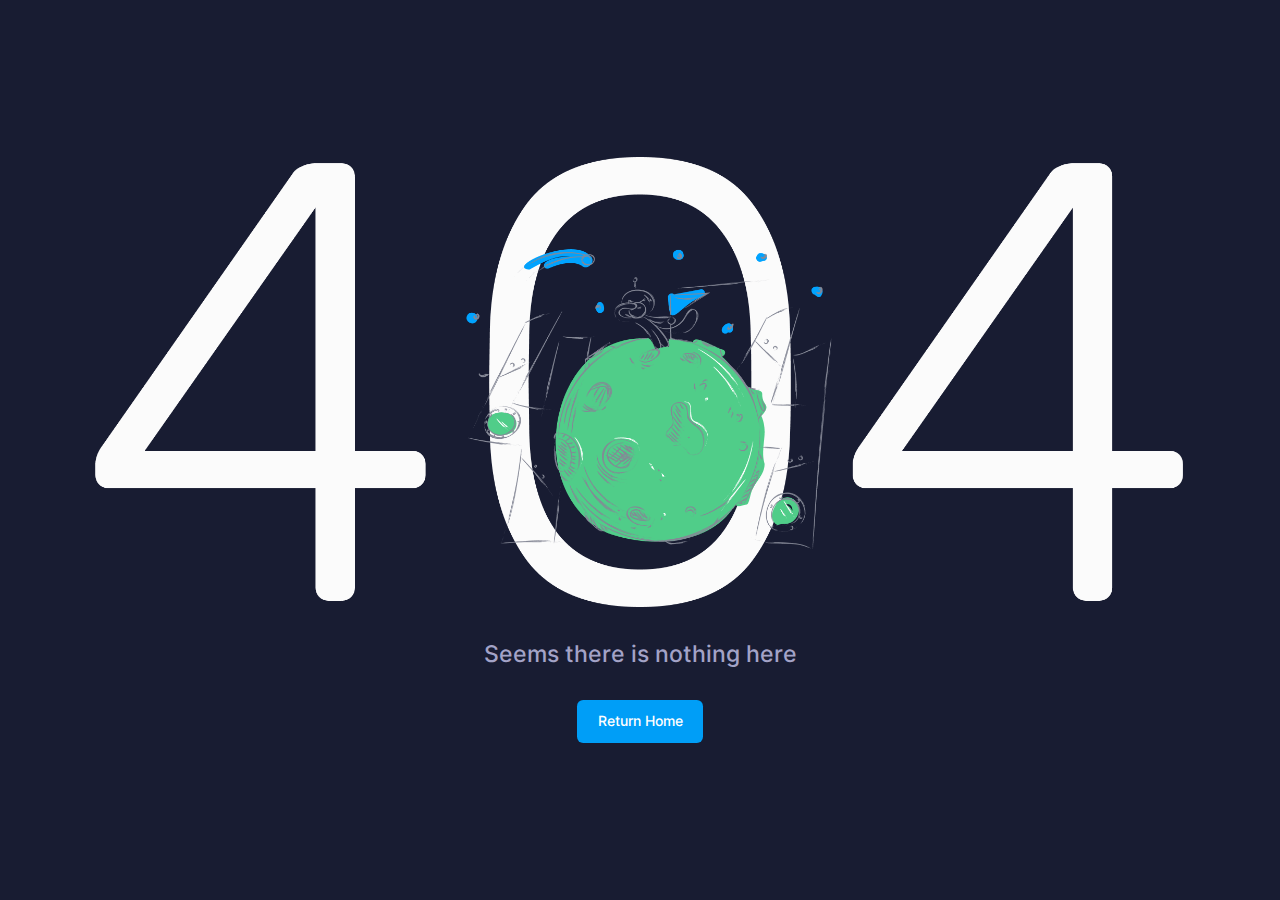
<file: error-404.html>
<!DOCTYPE html>
<html lang="en">
	<head>
		<title></title>
		<meta charset="utf-8" />
		<meta name="viewport" content="width=device-width, initial-scale=1" />
		<link rel="shortcut icon" href="./images/favicon.ico" />
		<link rel="stylesheet" href="./font/fonts.css" />
		<link href="./css/authentication.css" rel="stylesheet" type="text/css" />
	</head>
	<body id="kt_body" class="bg-dark">
		<div class="d-flex flex-column flex-root">
			<div class="d-flex flex-column flex-center flex-column-fluid p-10">
				<img src="./images/18.png" alt="" class="mw-100 mb-10 h-lg-450px" />
				<h1 class="fw-bold mb-10" style="color: #A3A3C7">Seems there is nothing here</h1>
				<a href="./index.html" class="btn btn-primary">Return Home</a>
			</div>
		</div>
		<script src="./js/plugins.bundle.js"></script>
		<script src="./js/scripts.bundle.js"></script>
	</body>
</html>
</file>
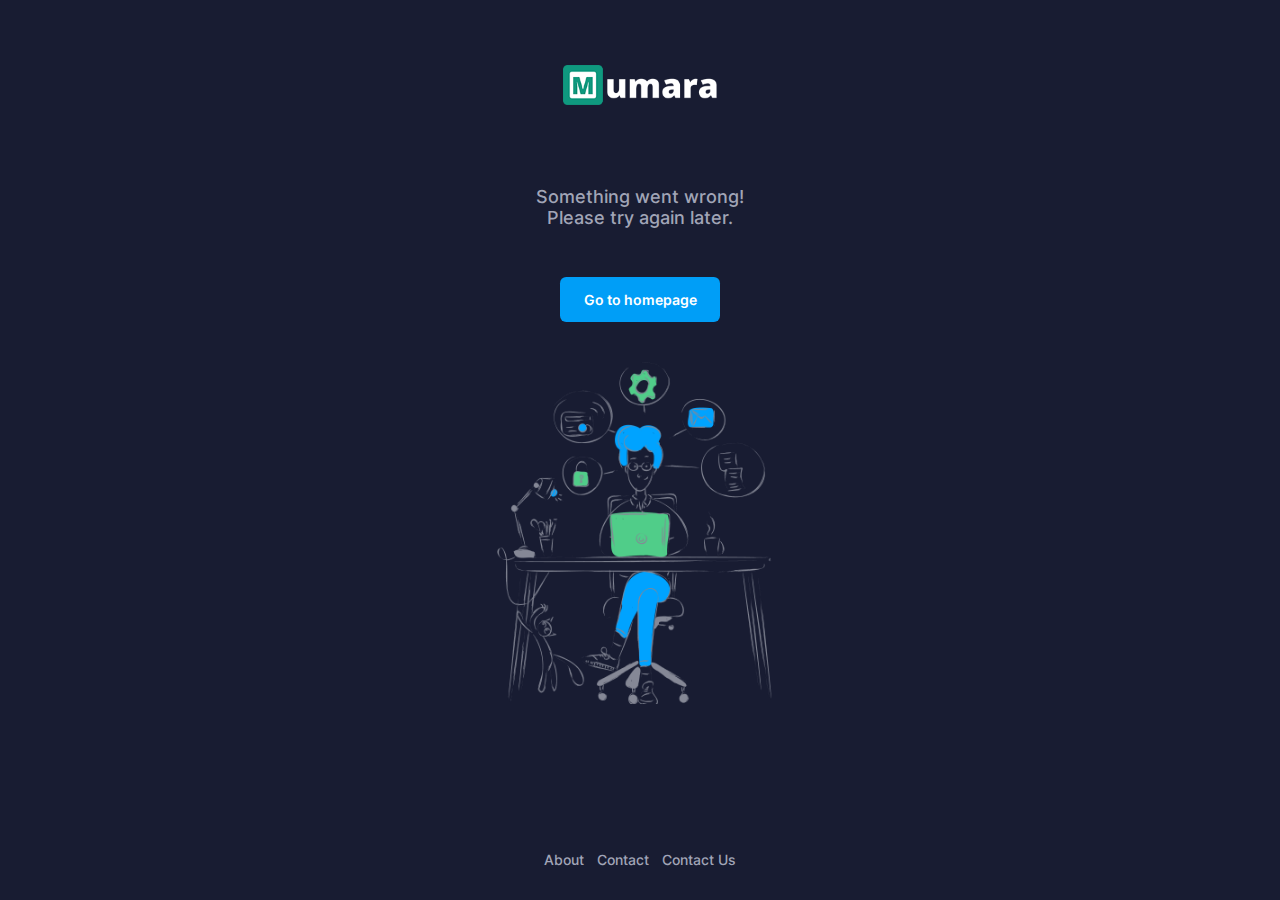
<file: error-500.html>
<!DOCTYPE html>
<html lang="en">
	<head>
		<title></title>
		<meta charset="utf-8" />
		<meta name="viewport" content="width=device-width, initial-scale=1" />
		<link rel="shortcut icon" href="./images/favicon.ico" />
		<link rel="stylesheet" href="./font/fonts.css" />
		<link href="./css/authentication.css" rel="stylesheet" type="text/css" />
	</head>
	<body id="kt_body" class="bg-dark">
		<div class="d-flex flex-column flex-root">
			<div class="d-flex flex-column flex-column-fluid">
				<div class="d-flex flex-column flex-column-fluid text-center p-10 py-lg-15">
					<a href="./index.html" class="mb-10 pt-lg-10">
						<img alt="Logo" src="./images/logo.png" class="h-40px mb-5" />
					</a>
					<div class="pt-lg-10 mb-10">
						<div class="fw-bold fs-3 text-muted mb-15">Something went wrong!
						<br />Please try again later.</div>
						<div class="text-center">
							<a href="./index.html" class="btn btn-lg btn-primary fw-bolder">Go to homepage</a>
						</div>
					</div>
					<div class="d-flex flex-row-auto bgi-no-repeat bgi-position-x-center bgi-size-contain bgi-position-y-bottom min-h-100px min-h-lg-350px" style="background-image: url('./images/17.png');"></div>
				</div>
				<div class="d-flex flex-center flex-column-auto p-10">
					<div class="d-flex align-items-center fw-bold fs-6">
						<a href="javaScript:;" class="text-muted text-hover-primary px-2">About</a>
						<a href="javaScript:;" class="text-muted text-hover-primary px-2">Contact</a>
						<a href="javaScript:;" class="text-muted text-hover-primary px-2">Contact Us</a>
					</div>
				</div>
			</div>
		</div>
		<script src="./js/plugins.bundle.js"></script>
		<script src="./js/scripts.bundle.js"></script>
	</body>
</html>
</file>
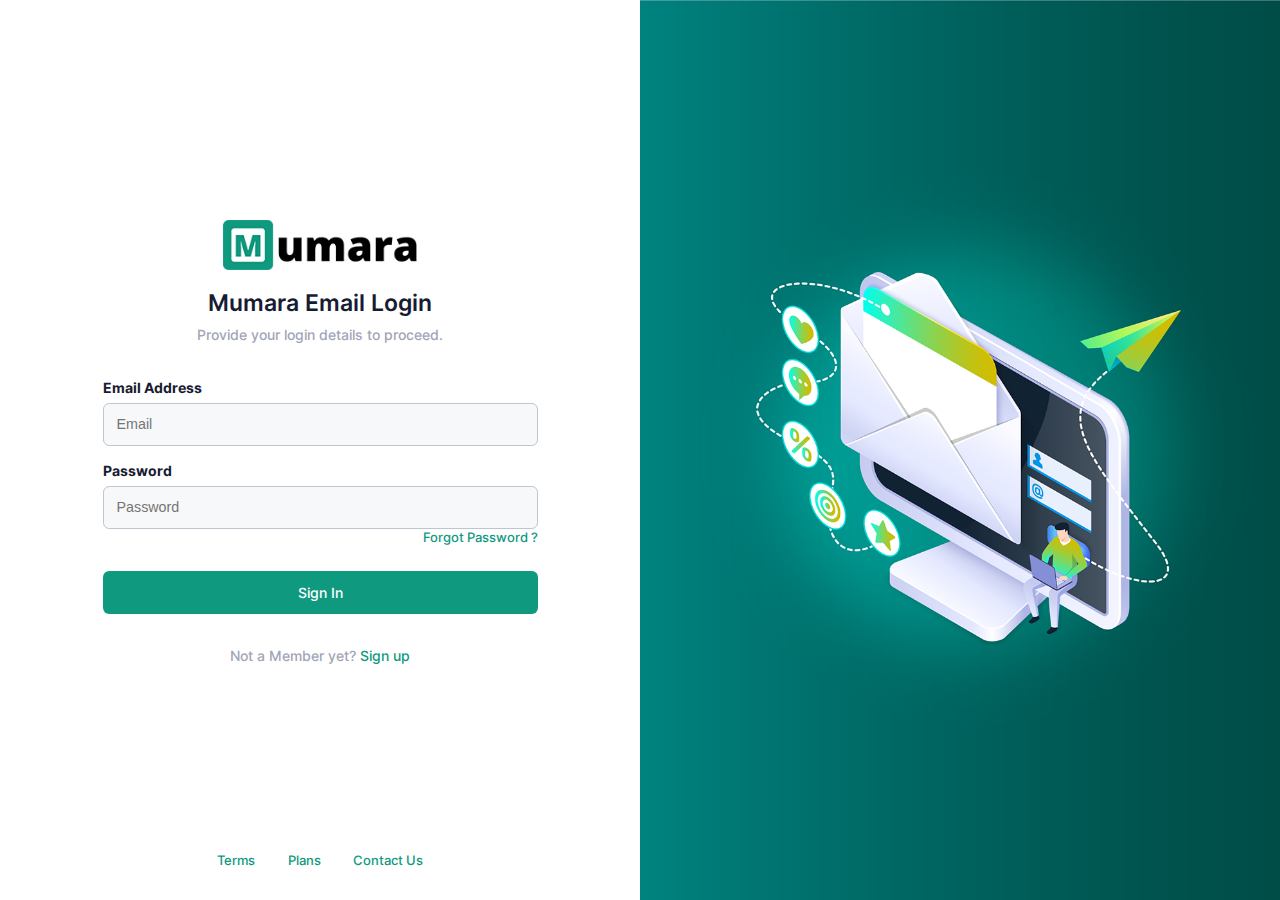
<file: sign-in.html>
<!DOCTYPE html>
<html lang="en">
	<head>
		<title></title>
		<meta charset="utf-8" />
		<meta name="viewport" content="width=device-width, initial-scale=1" />
		<link rel="shortcut icon" href="./images/favicon.ico" />
		<link rel="stylesheet" href="./font/fonts.css" />
		<link href="./css/auth-corporate.css" rel="stylesheet" type="text/css" />
	</head>
	<body data-kt-name="metronic" id="kt_body" class="app-blank">
		<div class="d-flex flex-column flex-root" id="kt_app_root">
			<div class="d-flex flex-column flex-lg-row flex-column-fluid">
				<div class="d-flex flex-column flex-lg-row-fluid w-lg-50 p-10 order-2 order-lg-1">
					<div class="d-flex flex-center flex-column flex-lg-row-fluid">
						<div class="w-lg-500px p-10" style="width: 100%;">
							<form class="form w-100 fv-plugins-bootstrap5 fv-plugins-framework" novalidate="novalidate" id="kt_sign_in_form" data-kt-redirect-url="javaScript:;" action="#">
								<div class="text-center mb-11">
									<a href="/">
										<img alt="Logo" src="./images/logo_dark.png" class="h-50px">
									</a>
									<h1 class="text-dark fw-bold mb-3 mt-5">Mumara Email Login</h1>
									<div class="text-gray-500 fw-semibold fs-6">Provide your login details to proceed.</div>
								</div>
								<div class="fv-row mb-0 fv-plugins-icon-container">
									<label class="form-label fs-6 fw-bolder text-dark">Email Address</label>
									<input type="text" placeholder="Email" name="email" autocomplete="off" class="form-control bg-transparent">
									<div class="fv-plugins-message-container invalid-feedback"></div>
								</div>
								<div class="fv-row mb-8 fv-plugins-icon-container">
									<label class="form-label fs-6 fw-bolder text-dark">Password</label>
									<input type="password" placeholder="Password" name="password" autocomplete="off" class="form-control bg-transparent">
									<div class="fv-plugins-message-container invalid-feedback"></div>
									<a href="./reset-password.html" class="link-success forgot fw-semibold">Forgot Password ?</a>
								</div>
								<div class="d-flex mb-10 mt-5 w-100">
									<button type="submit" id="kt_sign_in_submit" class="btn btn-success w-100">
										<span class="indicator-label">Sign In</span>
										<span class="indicator-progress">Please wait... 
										<span class="spinner-border spinner-border-sm align-middle ms-2"></span></span>
									</button>
								</div>
								<div class="text-gray-500 text-center fw-semibold fs-6">Not a Member yet? 
								<a href="./sign-up.html" class="link-success">Sign up</a></div>
								<div></div>
							</form>
						</div>
					</div>
					<div class="d-flex flex-center flex-wrap px-5">
						<div class="d-flex fw-semibold text-primary fs-base">
							<a href="javaScript:;" class="px-5 link-success fw-semibold" target="_blank">Terms</a>
							<a href="javaScript:;" class="px-5 link-success fw-semibold" target="_blank">Plans</a>
							<a href="javaScript:;" class="px-5 link-success fw-semibold" target="_blank">Contact Us</a>
						</div>
					</div>
				</div>
				<div class="d-flex flex-lg-row-fluid w-lg-50 bgi-size-cover bgi-position-center order-1 order-lg-2" style="background-image: url(./images/auth-bg.png)">
					<div class="d-flex flex-column flex-center py-15 px-5 px-md-15 w-100 py-20"></div>
				</div>
			</div>
		<script src="./js/plugins.bundle.js"></script>
		<script src="./js/scripts.bundle.js"></script>
		<script src="./js/sign-in.js"></script>
	</body>
</html>
</file>
<file: font/font.css>
@font-face{font-family:Poppins;font-style:normal;font-weight:300;src:url(./poppins/pxiByp8kv8JHgFVrLDz8Z11lFc-K.woff2) format('woff2');unicode-range:U+0900-097F,U+1CD0-1CF6,U+1CF8-1CF9,U+200C-200D,U+20A8,U+20B9,U+25CC,U+A830-A839,U+A8E0-A8FB}@font-face{font-family:Poppins;font-style:normal;font-weight:300;src:url(./poppins/pxiByp8kv8JHgFVrLDz8Z1JlFc-K.woff2) format('woff2');unicode-range:U+0100-024F,U+0259,U+1E00-1EFF,U+2020,U+20A0-20AB,U+20AD-20CF,U+2113,U+2C60-2C7F,U+A720-A7FF}@font-face{font-family:Poppins;font-style:normal;font-weight:300;src:url(./poppins/pxiByp8kv8JHgFVrLDz8Z1xlFQ.woff2) format('woff2');unicode-range:U+0000-00FF,U+0131,U+0152-0153,U+02BB-02BC,U+02C6,U+02DA,U+02DC,U+2000-206F,U+2074,U+20AC,U+2122,U+2191,U+2193,U+2212,U+2215,U+FEFF,U+FFFD}@font-face{font-family:Poppins;font-style:normal;font-weight:400;src:url(./poppins/pxiEyp8kv8JHgFVrJJbecmNE.woff2) format('woff2');unicode-range:U+0900-097F,U+1CD0-1CF6,U+1CF8-1CF9,U+200C-200D,U+20A8,U+20B9,U+25CC,U+A830-A839,U+A8E0-A8FB}@font-face{font-family:Poppins;font-style:normal;font-weight:400;src:url(./poppins/pxiEyp8kv8JHgFVrJJnecmNE.woff2) format('woff2');unicode-range:U+0100-024F,U+0259,U+1E00-1EFF,U+2020,U+20A0-20AB,U+20AD-20CF,U+2113,U+2C60-2C7F,U+A720-A7FF}@font-face{font-family:Poppins;font-style:normal;font-weight:400;src:url(./poppins/pxiEyp8kv8JHgFVrJJfecg.woff2) format('woff2');unicode-range:U+0000-00FF,U+0131,U+0152-0153,U+02BB-02BC,U+02C6,U+02DA,U+02DC,U+2000-206F,U+2074,U+20AC,U+2122,U+2191,U+2193,U+2212,U+2215,U+FEFF,U+FFFD}@font-face{font-family:Poppins;font-style:normal;font-weight:500;src:url(./poppins/pxiByp8kv8JHgFVrLGT9Z11lFc-K.woff2) format('woff2');unicode-range:U+0900-097F,U+1CD0-1CF6,U+1CF8-1CF9,U+200C-200D,U+20A8,U+20B9,U+25CC,U+A830-A839,U+A8E0-A8FB}@font-face{font-family:Poppins;font-style:normal;font-weight:500;src:url(./poppins/pxiByp8kv8JHgFVrLGT9Z1JlFc-K.woff2) format('woff2');unicode-range:U+0100-024F,U+0259,U+1E00-1EFF,U+2020,U+20A0-20AB,U+20AD-20CF,U+2113,U+2C60-2C7F,U+A720-A7FF}@font-face{font-family:Poppins;font-style:normal;font-weight:500;src:url(./poppins/pxiByp8kv8JHgFVrLGT9Z1xlFQ.woff2) format('woff2');unicode-range:U+0000-00FF,U+0131,U+0152-0153,U+02BB-02BC,U+02C6,U+02DA,U+02DC,U+2000-206F,U+2074,U+20AC,U+2122,U+2191,U+2193,U+2212,U+2215,U+FEFF,U+FFFD}@font-face{font-family:Poppins;font-style:normal;font-weight:600;src:url(./poppins/pxiByp8kv8JHgFVrLEj6Z11lFc-K.woff2) format('woff2');unicode-range:U+0900-097F,U+1CD0-1CF6,U+1CF8-1CF9,U+200C-200D,U+20A8,U+20B9,U+25CC,U+A830-A839,U+A8E0-A8FB}@font-face{font-family:Poppins;font-style:normal;font-weight:600;src:url(./poppins/pxiByp8kv8JHgFVrLEj6Z1JlFc-K.woff2) format('woff2');unicode-range:U+0100-024F,U+0259,U+1E00-1EFF,U+2020,U+20A0-20AB,U+20AD-20CF,U+2113,U+2C60-2C7F,U+A720-A7FF}@font-face{font-family:Poppins;font-style:normal;font-weight:600;src:url(./poppins/pxiByp8kv8JHgFVrLEj6Z1xlFQ.woff2) format('woff2');unicode-range:U+0000-00FF,U+0131,U+0152-0153,U+02BB-02BC,U+02C6,U+02DA,U+02DC,U+2000-206F,U+2074,U+20AC,U+2122,U+2191,U+2193,U+2212,U+2215,U+FEFF,U+FFFD}@font-face{font-family:Poppins;font-style:normal;font-weight:700;src:url(./poppins/pxiByp8kv8JHgFVrLCz7Z11lFc-K.woff2) format('woff2');unicode-range:U+0900-097F,U+1CD0-1CF6,U+1CF8-1CF9,U+200C-200D,U+20A8,U+20B9,U+25CC,U+A830-A839,U+A8E0-A8FB}@font-face{font-family:Poppins;font-style:normal;font-weight:700;src:url(./poppins/pxiByp8kv8JHgFVrLCz7Z1JlFc-K.woff2) format('woff2');unicode-range:U+0100-024F,U+0259,U+1E00-1EFF,U+2020,U+20A0-20AB,U+20AD-20CF,U+2113,U+2C60-2C7F,U+A720-A7FF}@font-face{font-family:Poppins;font-style:normal;font-weight:700;src:url(./poppins/pxiByp8kv8JHgFVrLCz7Z1xlFQ.woff2) format('woff2');unicode-range:U+0000-00FF,U+0131,U+0152-0153,U+02BB-02BC,U+02C6,U+02DA,U+02DC,U+2000-206F,U+2074,U+20AC,U+2122,U+2191,U+2193,U+2212,U+2215,U+FEFF,U+FFFD}
</file>
